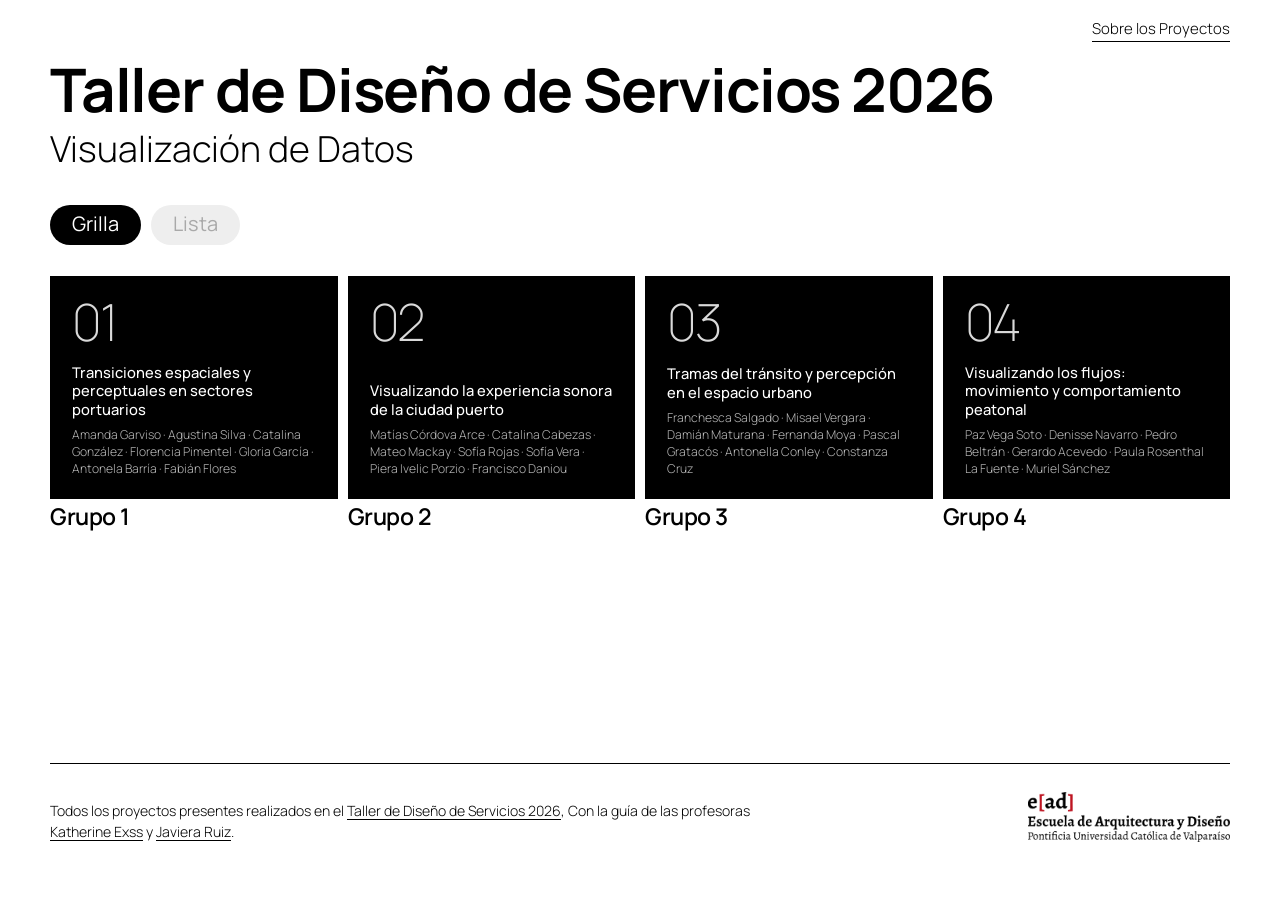
<file: index.html>
<!DOCTYPE html>
<html lang="es">

<head>
  <meta charset="UTF-8" />
  <meta name="viewport" content="width=device-width, initial-scale=1.0" />
  <title>Taller de Diseño de Servicios 2026</title>
  <link rel="stylesheet" href="style.css" />
</head>

<body>
  <main class="page">
    <div>
      <header class="site-header">
        <button class="about-button" id="openModal">Sobre los Proyectos</button>

        <section class="hero">
          <h1>Taller de Diseño de Servicios 2026</h1>
          <h2>Visualización de Datos</h2>
        </section>

        <nav class="view-tabs" aria-label="Cambiar vista">
          <button class="tab-button active" id="gridBtn">Grilla</button>
          <button class="tab-button" id="listBtn">Lista</button>
        </nav>
      </header>

      <section id="projectsContainer" class="projects grid-view"></section>
    </div>

    <footer class="site-footer">
      <p>
        Todos los proyectos presentes realizados en el
        <a href="https://wiki.ead.pucv.cl/Taller_de_Dise%C3%B1o_de_Servicios_2026" target="_blank" rel="noopener noreferrer">Taller de Diseño de Servicios 2026</a>,
        Con la guía de las profesoras
        <a href="https://wiki.ead.pucv.cl/Katherine_Exss" target="_blank" rel="noopener noreferrer">Katherine Exss</a>
        y
        <a href="https://wiki.ead.pucv.cl/Javiera_Ruiz" target="_blank" rel="noopener noreferrer">Javiera Ruiz</a>.
      </p>

      <div class="footer-logos">
        <a href="https://www.ead.pucv.cl/" target="_blank" rel="noopener noreferrer">
          <img src="assets/logos/ead-logo.png" alt="Logo institucional vertical" />
        </a>
      </div>
    </footer>
  </main>

  <section class="modal-overlay" id="modalOverlay" aria-hidden="true">
    <article class="modal">
      <button class="modal-close" id="closeModal" aria-label="Cerrar modal">×</button>

      <h3>Unidad 3: Visualización de Datos</h3>

      <p>
        En este sitio puedes revisar los proyectos grupales desarrollados por los estudiantes del Taller de Diseño de Servicios 2026, correspondientes a la <strong>Unidad 3: Visualización de Datos (Proyecto de Visualización de Servicios y Travesía)</strong>.
      </p>

      <p>
        Esta unidad se centra en el proceso de visualización de datos complejos, estudiando aspectos sensoriales y experienciales de la ciudad de Valparaíso y Buenos Aires.
      </p>

      <p>
        Cada grupo define una pregunta orientadora precisa y articula instrumentos pertinentes para el levantamiento de datos desde múltiples fuentes (incluyendo un artefacto físico experimental dispuesto en el espacio público), para contrastar, sistematizar y transformar los registros en una experiencia de visualización digital e interactiva que revele patrones y relaciones significativas sobre el fenómeno urbano estudiado.
      </p>
    </article>
  </section>

  <script src="script.js"></script>
</body>

</html>
</file>
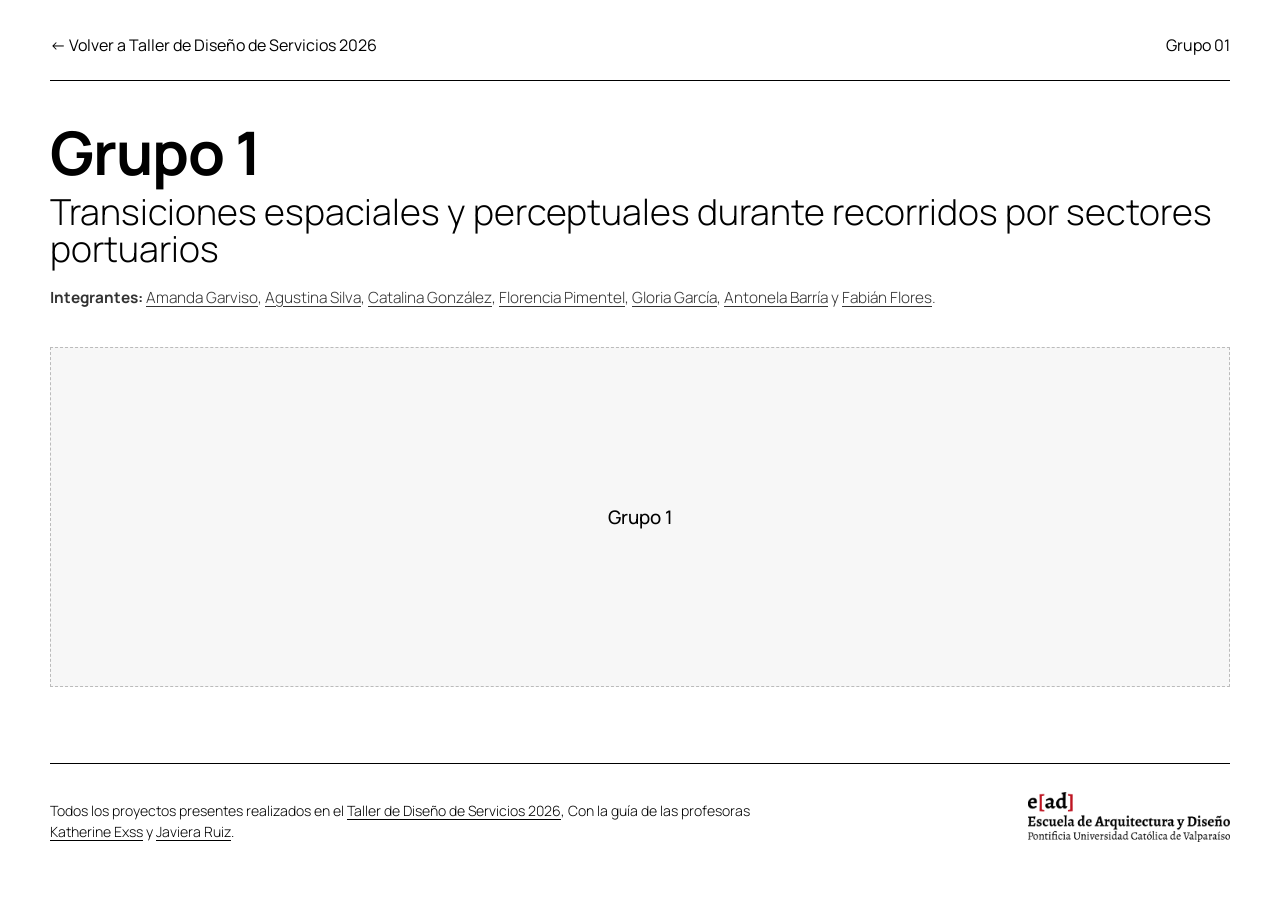
<file: grupo-1/index.html>
<!DOCTYPE html>
<html lang="es">

<head>
  <meta charset="UTF-8" />
  <meta name="viewport" content="width=device-width, initial-scale=1.0" />
  <title>Grupo 1 — Taller de Diseño de Servicios 2026</title>
  <link rel="stylesheet" href="../style.css" />
</head>

<body>
  <main class="page">
    <div>
      <nav class="subpage-nav">
        <a href="../index.html" class="back-link">← Volver a Taller de Diseño de Servicios 2026</a>
        <span>Grupo 01</span>
      </nav>

      <section class="hero">
        <h1>Grupo 1</h1>
        <h2>Transiciones espaciales y perceptuales durante recorridos por sectores portuarios</h2>
        <p class="subpage-students">
          <strong>Integrantes:</strong>
          <a href="https://wiki.ead.pucv.cl/Amanda_Garviso" target="_blank" rel="noopener noreferrer">Amanda Garviso</a>,
          <a href="https://wiki.ead.pucv.cl/Agustina_Silva" target="_blank" rel="noopener noreferrer">Agustina Silva</a>,
          <a href="https://wiki.ead.pucv.cl/Catalina_Esperanza_Gonz%C3%A1lez_Godoy" target="_blank" rel="noopener noreferrer">Catalina González</a>,
          <a href="https://wiki.ead.pucv.cl/Florencia_Pimentel" target="_blank" rel="noopener noreferrer">Florencia Pimentel</a>,
          <a href="https://wiki.ead.pucv.cl/Gloria_Garc%C3%ADa" target="_blank" rel="noopener noreferrer">Gloria García</a>,
          <a href="https://wiki.ead.pucv.cl/Antonela_Barr%C3%ADa" target="_blank" rel="noopener noreferrer">Antonela Barría</a> y
          <a href="https://wiki.ead.pucv.cl/Fabi%C3%A1n_Flores" target="_blank" rel="noopener noreferrer">Fabián Flores</a>.
        </p>
      </section>

      <section class="subpage-placeholder" style="margin-top: 38px;">
        <h3 style="font-weight: 500;">Grupo 1</h3>
      </section>
    </div>

    <footer class="site-footer">
      <p>
        Todos los proyectos presentes realizados en el
        <a href="https://wiki.ead.pucv.cl/Taller_de_Dise%C3%B1o_de_Servicios_2026" target="_blank" rel="noopener noreferrer">Taller de Diseño de Servicios 2026</a>,
        Con la guía de las profesoras
        <a href="https://wiki.ead.pucv.cl/Katherine_Exss" target="_blank" rel="noopener noreferrer">Katherine Exss</a>
        y
        <a href="https://wiki.ead.pucv.cl/Javiera_Ruiz" target="_blank" rel="noopener noreferrer">Javiera Ruiz</a>.
      </p>
      <div class="footer-logos">
        <a href="https://www.ead.pucv.cl/" target="_blank" rel="noopener noreferrer">
          <img src="../assets/logos/ead-logo.png" alt="Logo institucional vertical" />
        </a>
      </div>
    </footer>
  </main>
</body>

</html>
</file>
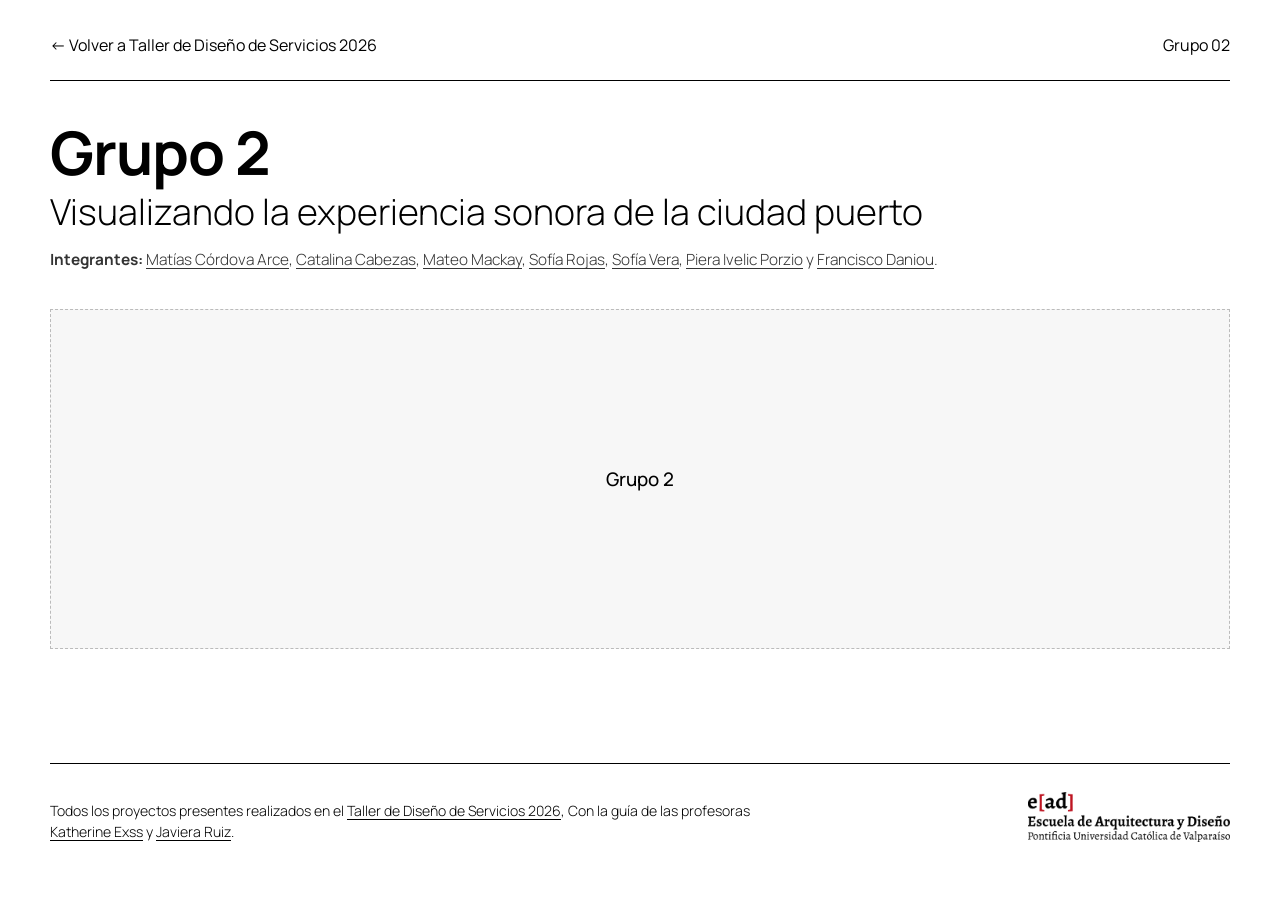
<file: grupo-2/index.html>
<!DOCTYPE html>
<html lang="es">

<head>
  <meta charset="UTF-8" />
  <meta name="viewport" content="width=device-width, initial-scale=1.0" />
  <title>Grupo 2 — Taller de Diseño de Servicios 2026</title>
  <link rel="stylesheet" href="../style.css" />
</head>

<body>
  <main class="page">
    <div>
      <nav class="subpage-nav">
        <a href="../index.html" class="back-link">← Volver a Taller de Diseño de Servicios 2026</a>
        <span>Grupo 02</span>
      </nav>

      <section class="hero">
        <h1>Grupo 2</h1>
        <h2>Visualizando la experiencia sonora de la ciudad puerto</h2>
        <p class="subpage-students">
          <strong>Integrantes:</strong>
          <a href="https://wiki.ead.pucv.cl/Matias_Cordova_Arce" target="_blank" rel="noopener noreferrer">Matías Córdova Arce</a>,
          <a href="https://wiki.ead.pucv.cl/Catalina_Cabezas" target="_blank" rel="noopener noreferrer">Catalina Cabezas</a>,
          <a href="https://wiki.ead.pucv.cl/Mateo_Mackay" target="_blank" rel="noopener noreferrer">Mateo Mackay</a>,
          <a href="https://wiki.ead.pucv.cl/Sof%C3%ADa_Rojas" target="_blank" rel="noopener noreferrer">Sofía Rojas</a>,
          <a href="https://wiki.ead.pucv.cl/Sof%C3%ADa_Vera" target="_blank" rel="noopener noreferrer">Sofía Vera</a>,
          <a href="https://wiki.ead.pucv.cl/Piera_Ivelic_Porzio" target="_blank" rel="noopener noreferrer">Piera Ivelic Porzio</a> y
          <a href="https://wiki.ead.pucv.cl/Francisco_Daniou" target="_blank" rel="noopener noreferrer">Francisco Daniou</a>.
        </p>
      </section>

      <section class="subpage-placeholder" style="margin-top: 38px;">
        <h3 style="font-weight: 500;">Grupo 2</h3>
      </section>
    </div>

    <footer class="site-footer">
      <p>
        Todos los proyectos presentes realizados en el
        <a href="https://wiki.ead.pucv.cl/Taller_de_Dise%C3%B1o_de_Servicios_2026" target="_blank" rel="noopener noreferrer">Taller de Diseño de Servicios 2026</a>,
        Con la guía de las profesoras
        <a href="https://wiki.ead.pucv.cl/Katherine_Exss" target="_blank" rel="noopener noreferrer">Katherine Exss</a>
        y
        <a href="https://wiki.ead.pucv.cl/Javiera_Ruiz" target="_blank" rel="noopener noreferrer">Javiera Ruiz</a>.
      </p>
      <div class="footer-logos">
        <a href="https://www.ead.pucv.cl/" target="_blank" rel="noopener noreferrer">
          <img src="../assets/logos/ead-logo.png" alt="Logo institucional vertical" />
        </a>
      </div>
    </footer>
  </main>
</body>

</html>
</file>
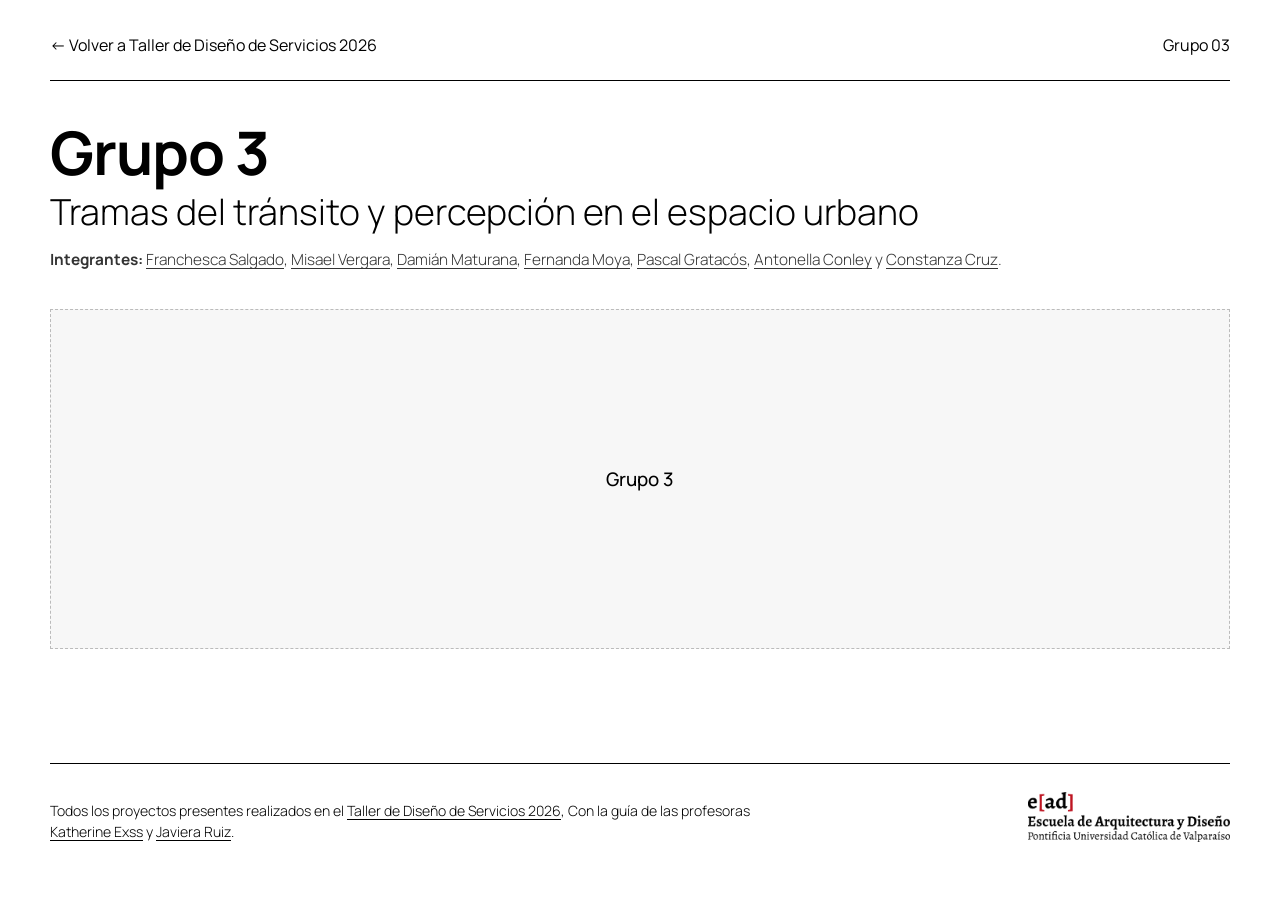
<file: grupo-3/index.html>
<!DOCTYPE html>
<html lang="es">

<head>
  <meta charset="UTF-8" />
  <meta name="viewport" content="width=device-width, initial-scale=1.0" />
  <title>Grupo 3 — Taller de Diseño de Servicios 2026</title>
  <link rel="stylesheet" href="../style.css" />
</head>

<body>
  <main class="page">
    <div>
      <nav class="subpage-nav">
        <a href="../index.html" class="back-link">← Volver a Taller de Diseño de Servicios 2026</a>
        <span>Grupo 03</span>
      </nav>

      <section class="hero">
        <h1>Grupo 3</h1>
        <h2>Tramas del tránsito y percepción en el espacio urbano</h2>
        <p class="subpage-students">
          <strong>Integrantes:</strong>
          <a href="https://wiki.ead.pucv.cl/Franchesca_Salgado" target="_blank" rel="noopener noreferrer">Franchesca Salgado</a>,
          <a href="https://wiki.ead.pucv.cl/Misael_Vergara" target="_blank" rel="noopener noreferrer">Misael Vergara</a>,
          <a href="https://wiki.ead.pucv.cl/Damian_Maturana" target="_blank" rel="noopener noreferrer">Damián Maturana</a>,
          <a href="https://wiki.ead.pucv.cl/Fernanda_Moya" target="_blank" rel="noopener noreferrer">Fernanda Moya</a>,
          <a href="https://wiki.ead.pucv.cl/Pascal_Gratac%C3%B3s" target="_blank" rel="noopener noreferrer">Pascal Gratacós</a>,
          <a href="https://wiki.ead.pucv.cl/Antonella_Conley" target="_blank" rel="noopener noreferrer">Antonella Conley</a> y
          <a href="https://wiki.ead.pucv.cl/Constanza_Cruz" target="_blank" rel="noopener noreferrer">Constanza Cruz</a>.
        </p>
      </section>

      <section class="subpage-placeholder" style="margin-top: 38px;">
        <h3 style="font-weight: 500;">Grupo 3</h3>
      </section>
    </div>

    <footer class="site-footer">
      <p>
        Todos los proyectos presentes realizados en el
        <a href="https://wiki.ead.pucv.cl/Taller_de_Dise%C3%B1o_de_Servicios_2026" target="_blank" rel="noopener noreferrer">Taller de Diseño de Servicios 2026</a>,
        Con la guía de las profesoras
        <a href="https://wiki.ead.pucv.cl/Katherine_Exss" target="_blank" rel="noopener noreferrer">Katherine Exss</a>
        y
        <a href="https://wiki.ead.pucv.cl/Javiera_Ruiz" target="_blank" rel="noopener noreferrer">Javiera Ruiz</a>.
      </p>
      <div class="footer-logos">
        <a href="https://www.ead.pucv.cl/" target="_blank" rel="noopener noreferrer">
          <img src="../assets/logos/ead-logo.png" alt="Logo institucional vertical" />
        </a>
      </div>
    </footer>
  </main>
</body>

</html>
</file>
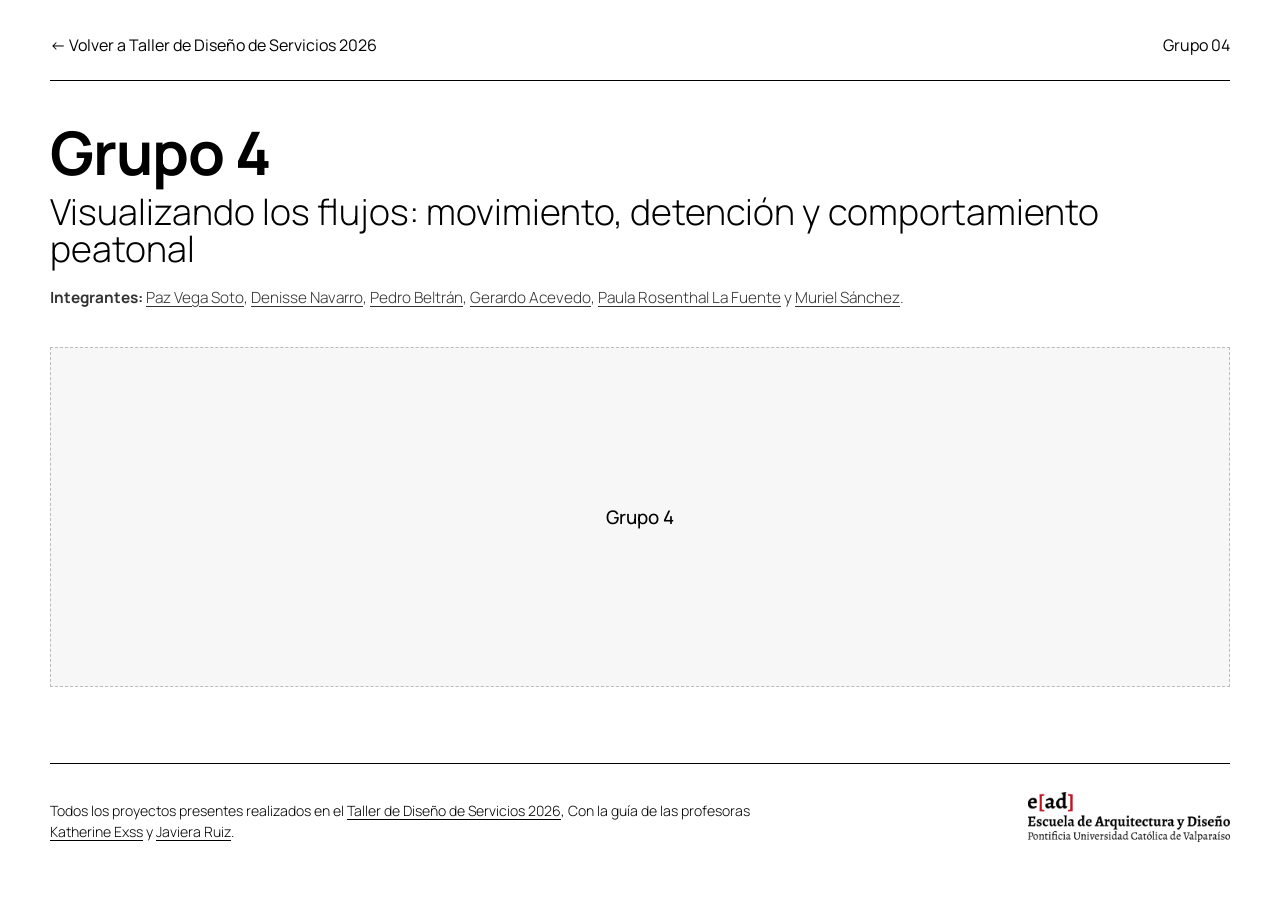
<file: grupo-4/index.html>
<!DOCTYPE html>
<html lang="es">

<head>
  <meta charset="UTF-8" />
  <meta name="viewport" content="width=device-width, initial-scale=1.0" />
  <title>Grupo 4 — Taller de Diseño de Servicios 2026</title>
  <link rel="stylesheet" href="../style.css" />
</head>

<body>
  <main class="page">
    <div>
      <nav class="subpage-nav">
        <a href="../index.html" class="back-link">← Volver a Taller de Diseño de Servicios 2026</a>
        <span>Grupo 04</span>
      </nav>

      <section class="hero">
        <h1>Grupo 4</h1>
        <h2>Visualizando los flujos: movimiento, detención y comportamiento peatonal</h2>
        <p class="subpage-students">
          <strong>Integrantes:</strong>
          <a href="https://wiki.ead.pucv.cl/Paz_Vega_Soto" target="_blank" rel="noopener noreferrer">Paz Vega Soto</a>,
          <a href="https://wiki.ead.pucv.cl/Denisse_Navarro" target="_blank" rel="noopener noreferrer">Denisse Navarro</a>,
          <a href="https://wiki.ead.pucv.cl/Pedro_Beltr%C3%A1n" target="_blank" rel="noopener noreferrer">Pedro Beltrán</a>,
          <a href="https://wiki.ead.pucv.cl/Gerardo_Acevedo" target="_blank" rel="noopener noreferrer">Gerardo Acevedo</a>,
          <a href="https://wiki.ead.pucv.cl/Paula_Rosenthal_La_Fuente" target="_blank" rel="noopener noreferrer">Paula Rosenthal La Fuente</a> y
          <a href="https://wiki.ead.pucv.cl/Muriel_Sanchez" target="_blank" rel="noopener noreferrer">Muriel Sánchez</a>.
        </p>
      </section>

      <section class="subpage-placeholder" style="margin-top: 38px;">
        <h3 style="font-weight: 500;">Grupo 4</h3>
      </section>
    </div>

    <footer class="site-footer">
      <p>
        Todos los proyectos presentes realizados en el
        <a href="https://wiki.ead.pucv.cl/Taller_de_Dise%C3%B1o_de_Servicios_2026" target="_blank" rel="noopener noreferrer">Taller de Diseño de Servicios 2026</a>,
        Con la guía de las profesoras
        <a href="https://wiki.ead.pucv.cl/Katherine_Exss" target="_blank" rel="noopener noreferrer">Katherine Exss</a>
        y
        <a href="https://wiki.ead.pucv.cl/Javiera_Ruiz" target="_blank" rel="noopener noreferrer">Javiera Ruiz</a>.
      </p>
      <div class="footer-logos">
        <a href="https://www.ead.pucv.cl/" target="_blank" rel="noopener noreferrer">
          <img src="../assets/logos/ead-logo.png" alt="Logo institucional vertical" />
        </a>
      </div>
    </footer>
  </main>
</body>

</html>
</file>
<file: style.css>
@import url('https://fonts.googleapis.com/css2?family=Manrope:wght@200..800&display=swap');

:root {
  --margin: 50px;
  --gutter: 10px;

  --black: #000000;
  --white: #ffffff;
  --gray: #eeeeee;
  --soft-gray: #f7f7f7;

  --ease: cubic-bezier(0.22, 1, 0.36, 1);
}

* {
  margin: 0;
  padding: 0;
  box-sizing: border-box;
}

html {
  background: var(--white);
  scroll-behavior: smooth;
}

body {
  font-family: "Manrope", sans-serif;
  background: var(--white);
  color: var(--black);
  -webkit-font-smoothing: antialiased;
}

button,
a {
  font-family: inherit;
}

.page {
  width: 100%;
  min-height: 100vh;
  padding: 34px var(--margin) 58px;
  display: flex;
  flex-direction: column;
  justify-content: space-between;
}

/* HEADER */

.site-header {
  position: relative;
}

.about-button {
  position: absolute;
  top: -26px;
  right: 0;
  border: none;
  background: transparent;
  color: var(--black);
  font-size: clamp(15px, 1.1vw, 19px);
  font-weight: 300;
  text-decoration: none;
  cursor: pointer;
  overflow: hidden;
  padding-top: 10px;
  padding-bottom: 3px;
}

.about-button::after {
  content: "";
  position: absolute;
  left: 0;
  bottom: 0;
  width: 100%;
  height: 1px;
  background: var(--black);
  transform: scaleX(1);
  transform-origin: left;
  transition: transform 0.35s var(--ease);
}

.about-button:hover::after {
  transform: scaleX(0.2);
}

.about-button:hover {
  transform: translateY(-1px);
}

/* HERO */

.hero {
  display: flex;
  flex-direction: column;
  align-items: flex-start;
  justify-content: flex-start;
  padding-top: 28px;
}

h1 {
  font-size: clamp(46px, 5.6vw, 60px);
  font-weight: 700;
  line-height: 0.93;
  letter-spacing: -0.02em;
  text-align: left;
  margin: 0;
}

h2 {
  margin-top: 12px;
  font-size: clamp(26px, 2.8vw, 38px);
  font-weight: 300;
  line-height: 1.05;
  letter-spacing: 0em;
  text-align: left;
}

/* TABS */

.view-tabs {
  display: flex;
  justify-content: flex-start;
  gap: 10px;
  margin: 38px 0 31px;
}

.tab-button {
  border: none;
  border-radius: 999px;
  padding: 9px 22px 11px;
  background: var(--gray);
  color: #a9a9a9;
  font-size: clamp(18px, 1.8vw, 20px);
  line-height: 1;
  font-weight: 400;
  cursor: pointer;
  transition:
    transform 0.3s var(--ease),
    color 0.3s var(--ease),
    background 0.3s var(--ease);
}

.tab-button:hover {
  transform: translateY(-2px) scale(1.035);
}

.tab-button.active {
  background: var(--black);
  color: var(--white);
}

/* PROJECTS GRID (4 CASILLAS) */

.projects {
  display: grid;
  grid-template-columns: repeat(4, 1fr);
  column-gap: var(--gutter);
  row-gap: 35px;
  transition: opacity 0.25s var(--ease), transform 0.25s var(--ease);
}

.projects.is-changing {
  opacity: 0;
  transform: translateY(8px);
}

/* GRID CARD */

.project-card {
  position: relative;
  display: block;
  color: inherit;
  text-decoration: none;
  cursor: pointer;
  overflow: visible;
  border: none;
  outline: none;
}

.project-media {
  position: relative;
  width: 100%;
  aspect-ratio: 4 / 3.1;
  background: var(--black);
  overflow: hidden;
  display: flex;
  flex-direction: column;
  justify-content: space-between;
  padding: 22px;
  color: var(--white);
}

.group-number {
  font-size: clamp(42px, 4vw, 60px);
  font-weight: 200;
  line-height: 0.9;
  letter-spacing: -0.04em;
  opacity: 0.85;
  transition: transform 0.45s var(--ease), opacity 0.45s var(--ease);
}

.project-card:hover .group-number {
  transform: scale(1.045);
  opacity: 1;
}

.group-subtitle-box {
  position: relative;
  z-index: 2;
}

.group-subtitle {
  font-size: clamp(14px, 1.15vw, 16px);
  font-weight: 500;
  line-height: 1.25;
  margin-bottom: 8px;
  color: var(--white);
}

.group-desc {
  font-size: clamp(12px, 0.95vw, 14px);
  font-weight: 300;
  line-height: 1.4;
  color: rgba(255, 255, 255, 0.72);
}

.project-arrow {
  position: absolute;
  top: 12px;
  right: 12px;
  width: 34px;
  height: 34px;
  background: var(--white);
  color: var(--black);
  display: grid;
  place-items: center;
  font-size: 22px;
  line-height: 1;
  opacity: 0;
  transform: translate(8px, -8px) scale(0.86);
  transition:
    opacity 0.35s var(--ease),
    transform 0.35s var(--ease);
}

.project-info {
  position: relative;
  padding-top: 6px;
  height: 34px;
  overflow: hidden;
}

.project-title,
.project-title-ghost {
  display: block;
  font-size: clamp(22px, 1.8vw, 24px);
  line-height: 1;
  font-weight: 600;
  letter-spacing: -0.02em;
  white-space: nowrap;
  transition:
    transform 0.42s var(--ease),
    opacity 0.42s var(--ease);
}

.project-title-ghost {
  position: absolute;
  left: 0;
  top: 6px;
  opacity: 0;
  transform: translateY(115%);
}

.project-card:hover .project-arrow {
  opacity: 1;
  transform: translate(0, 0) scale(1);
}

.project-card:hover .project-title {
  opacity: 0;
  transform: translateY(-115%);
}

.project-card:hover .project-title-ghost {
  opacity: 1;
  transform: translateY(0);
}

/* LIST VIEW */

.list-view {
  row-gap: 10px;
}

.category-card {
  background: var(--black);
  color: var(--white);
  min-height: 142px;
  padding: 25px 20px 30px;
  overflow: hidden;
  transition:
    transform 0.32s var(--ease),
    background 0.32s var(--ease);
}

.category-card:hover {
  transform: translateY(-3px);
}

.category-title {
  font-size: clamp(21px, 1.85vw, 25px);
  line-height: 1;
  font-weight: 500;
  letter-spacing: -0.02em;
  margin-bottom: 15px;
}

.category-title-link {
  color: var(--white);
  text-decoration: none;
}

.category-title-link:hover {
  text-decoration: underline;
  text-underline-offset: 4px;
}

.category-students {
  display: flex;
  flex-direction: column;
  gap: 10px;
}

.category-students a {
  width: fit-content;
  color: var(--white);
  font-size: clamp(14px, 1.15vw, 18px);
  line-height: 1.08;
  font-weight: 300;
  text-decoration: underline;
  text-underline-offset: 3px;
  text-decoration-thickness: 1px;
  transition:
    opacity 0.26s var(--ease),
    transform 0.26s var(--ease);
}

.external-icon {
  display: inline-block;
  margin-left: 7px;
  font-size: 0.85em;
  opacity: 0.55;
  transform: translate(-3px, 2px);
  transition:
    opacity 0.26s var(--ease),
    transform 0.26s var(--ease);
}

.category-students a:hover {
  opacity: 0.7;
  transform: translateX(5px);
}

.category-students a:hover .external-icon {
  opacity: 1;
  transform: translate(1px, -1px);
}

/* MODAL */

.modal-overlay {
  position: fixed;
  inset: 0;
  z-index: 100;
  display: flex;
  align-items: center;
  justify-content: center;
  padding: 40px;
  background: rgba(0, 0, 0, 0.72);
  backdrop-filter: blur(12px);
  opacity: 0;
  pointer-events: none;
  transition: opacity 0.36s var(--ease);
}

.modal-overlay.visible {
  opacity: 1;
  pointer-events: auto;
}

.modal {
  position: relative;
  width: min(900px, 90vw);
  max-height: 86vh;
  overflow-y: auto;
  background: var(--white);
  color: var(--black);
  padding: 56px 48px 50px;
  opacity: 0;
  transform: translateY(24px) scale(0.96);
  transition:
    opacity 0.38s var(--ease),
    transform 0.38s var(--ease);
}

.modal-overlay.visible .modal {
  opacity: 1;
  transform: translateY(0) scale(1);
}

.modal h3 {
  max-width: 72%;
  font-size: clamp(27px, 2.6vw, 36px);
  line-height: 1;
  font-weight: 500;
  letter-spacing: -0.045em;
  margin-bottom: 34px;
}

.modal p {
  font-size: clamp(17px, 1.55vw, 18px);
  line-height: 1.4;
  font-weight: 300;
  letter-spacing: -0.02em;
  margin-bottom: 20px;
}

.modal strong {
  font-weight: 650;
}

.modal-close {
  position: absolute;
  top: 31px;
  right: 38px;
  border: none;
  background: transparent;
  color: var(--black);
  font-size: 68px;
  line-height: 0.75;
  font-weight: 200;
  cursor: pointer;
  transition: transform 0.28s var(--ease);
}

.modal-close:hover {
  transform: rotate(90deg) scale(1.06);
}

/* FOOTER */

.site-footer {
  display: grid;
  grid-template-columns: 2fr 1fr;
  column-gap: var(--gutter);
  align-items: end;
  margin-top: 70px;
  padding-top: 28px;
  border-top: 1px solid var(--black);
}

.site-footer p {
  max-width: 760px;
  font-size: clamp(14px, 1.1vw, 18px);
  line-height: 1.5;
  font-weight: 300;
  letter-spacing: 0em;
}

.site-footer a {
  color: inherit;
  text-decoration: underline;
  text-underline-offset: 3px;
}

.footer-logos {
  display: flex;
  justify-content: flex-end;
  align-items: flex-end;
  gap: 22px;
}

.footer-logos img {
  display: block;
  width: auto;
  max-height: 50px;
  object-fit: contain;
}

/* SUBPAGE SPECIFIC STYLES */

.subpage-nav {
  display: flex;
  justify-content: space-between;
  align-items: center;
  padding-bottom: 24px;
  border-bottom: 1px solid var(--black);
  margin-bottom: 16px;
}

.back-link {
  color: var(--black);
  text-decoration: none;
  font-size: 16px;
  font-weight: 400;
  display: inline-flex;
  align-items: center;
  gap: 8px;
  transition: transform 0.25s var(--ease);
}

.back-link:hover {
  transform: translateX(-4px);
}

.subpage-students {
  margin-top: 18px;
  font-size: clamp(15px, 1.2vw, 18px);
  font-weight: 300;
  color: #333;
  line-height: 1.5;
}

.subpage-students a {
  color: inherit;
  text-decoration: underline;
  text-underline-offset: 3px;
}

.subpage-placeholder {
  background: var(--soft-gray);
  border: 1px dashed #bbb;
  min-height: 340px;
  display: flex;
  flex-direction: column;
  align-items: center;
  justify-content: center;
  padding: 36px;
  text-align: center;
}

/* RESPONSIVE */

@media (max-width: 1050px) {
  .projects {
    grid-template-columns: repeat(2, 1fr);
  }
}

@media (max-width: 700px) {
  :root {
    --margin: 22px;
  }
  .about-button {
    position: relative;
    top: 0;
    margin-bottom: 10px;
  }
  .projects {
    grid-template-columns: 1fr;
  }
  .site-footer {
    grid-template-columns: 1fr;
    row-gap: 28px;
  }
  .footer-logos {
    justify-content: flex-start;
  }
  .modal {
    padding: 36px 24px;
  }
}
</file>
